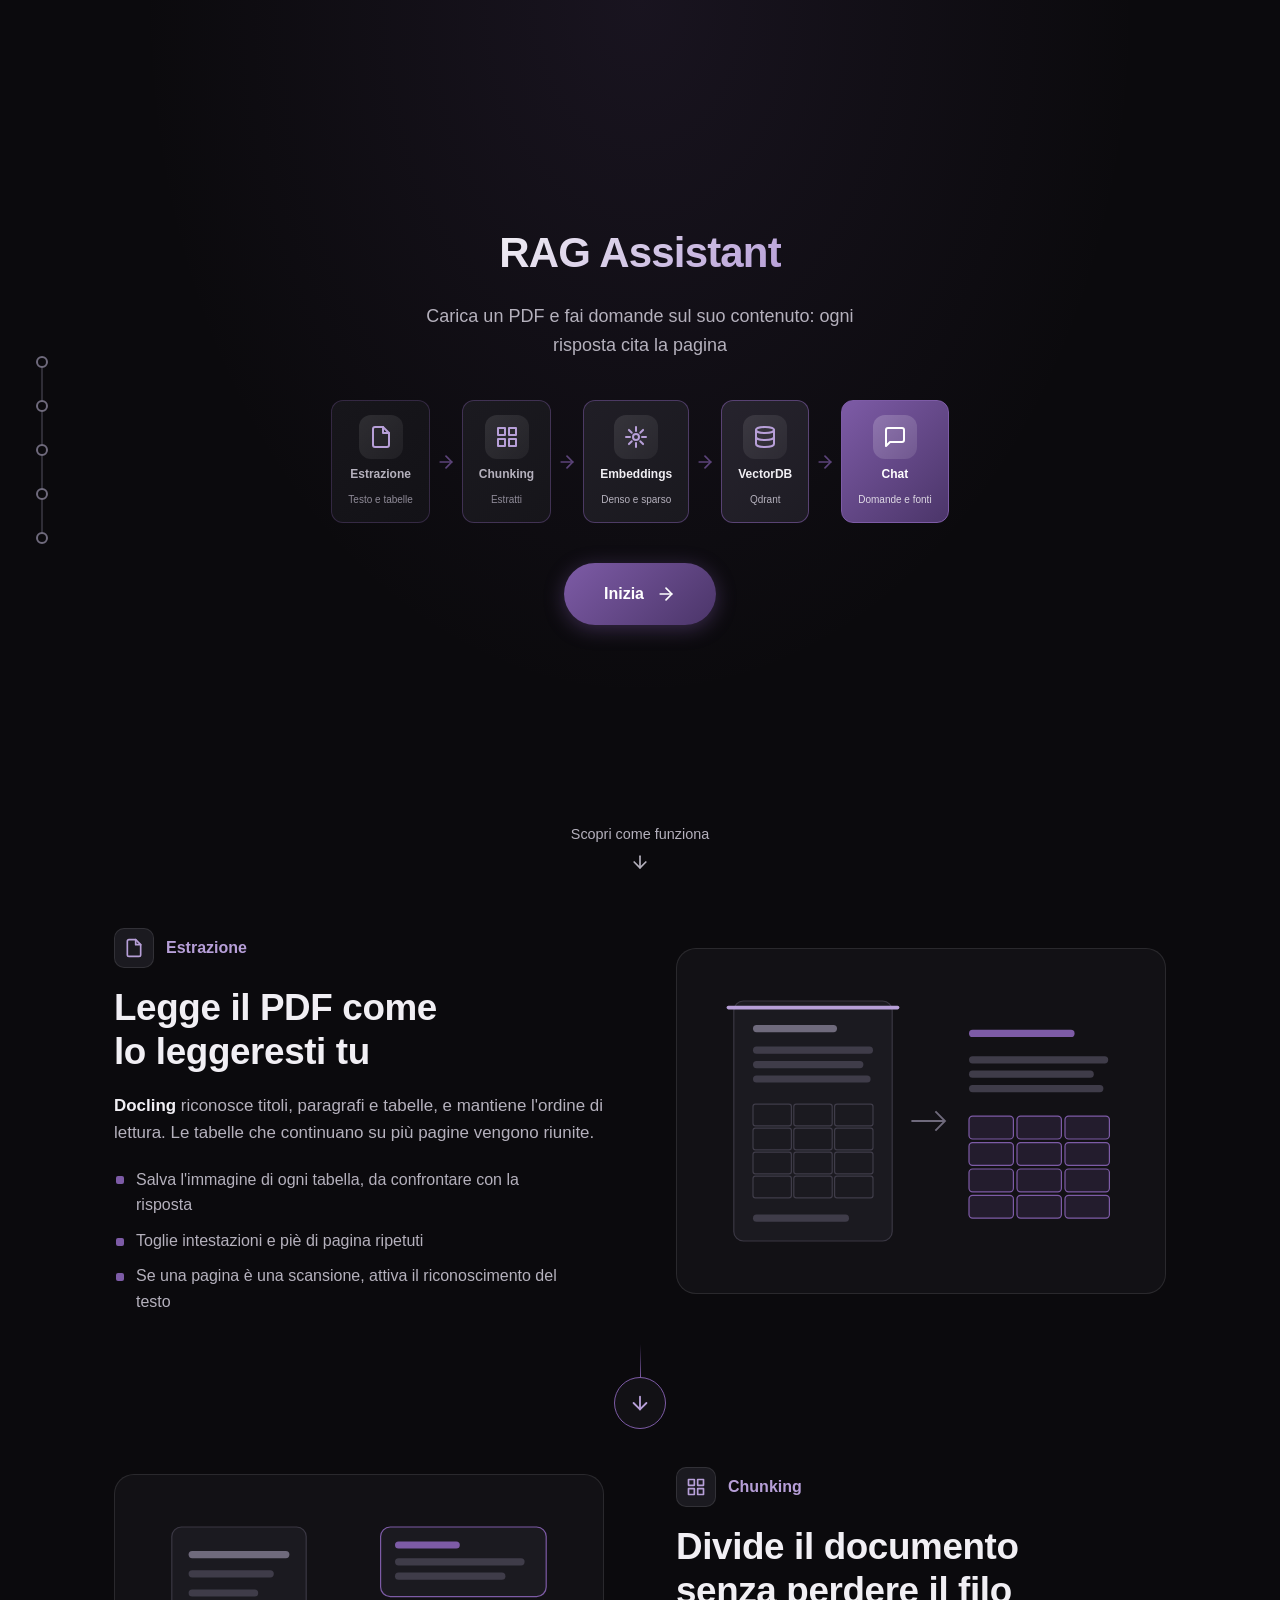
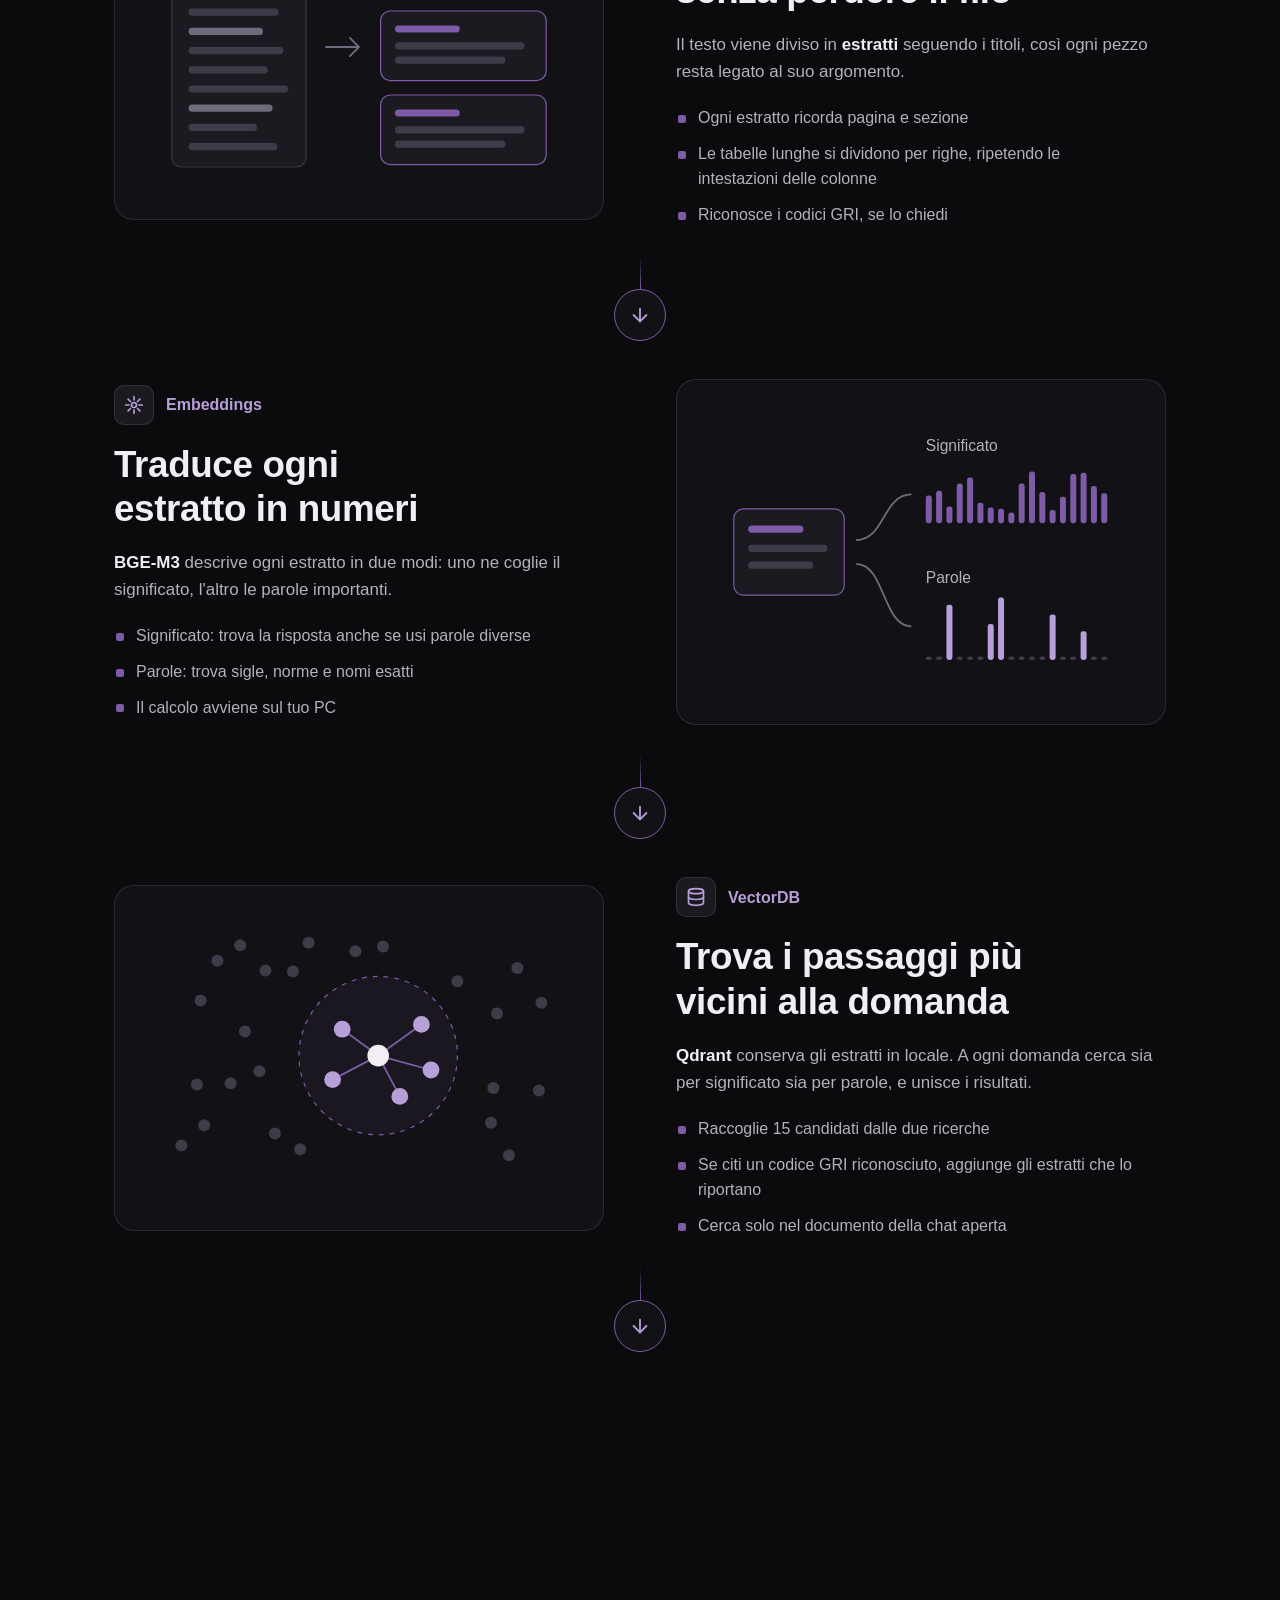
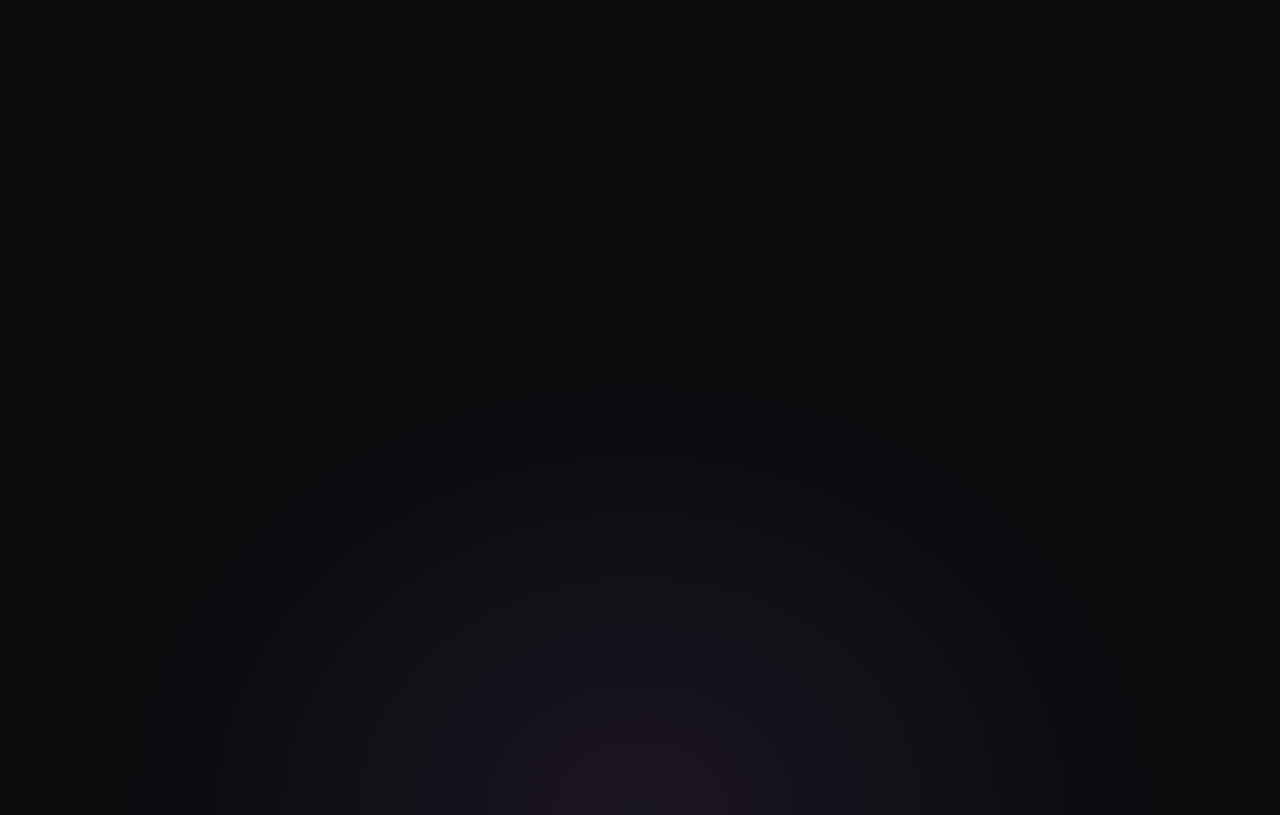
<file: static/index.html>
<!DOCTYPE html>
<html lang="it">
<head>
    <meta charset="UTF-8">
    <meta name="viewport" content="width=device-width, initial-scale=1.0">
    <title>RAG Assistant</title>
    <link rel="icon" href="data:,">
    <link rel="stylesheet" href="/static/styles.css?v=6">
    <link rel="stylesheet" href="/static/home.css?v=4">
    <script src="/static/home.js?v=2" defer></script>
</head>
<body class="home">
    <nav class="step-nav" id="stepNav" aria-label="Fasi della pipeline">
        <div class="step-nav-inner">
            <ol>
                <li><a href="#estrazione" data-step="estrazione" aria-label="Estrazione"><svg width="18" height="18" viewBox="0 0 24 24" fill="none" stroke="currentColor" stroke-width="2" stroke-linecap="round" stroke-linejoin="round" aria-hidden="true"><path d="M14 2H6a2 2 0 0 0-2 2v16a2 2 0 0 0 2 2h12a2 2 0 0 0 2-2V8z"/><polyline points="14 2 14 8 20 8"/></svg><span>Estrazione</span></a></li>
                <li><a href="#chunking" data-step="chunking" aria-label="Chunking"><svg width="18" height="18" viewBox="0 0 24 24" fill="none" stroke="currentColor" stroke-width="2" stroke-linecap="round" stroke-linejoin="round" aria-hidden="true"><rect x="3" y="3" width="7" height="7"/><rect x="14" y="3" width="7" height="7"/><rect x="14" y="14" width="7" height="7"/><rect x="3" y="14" width="7" height="7"/></svg><span>Chunking</span></a></li>
                <li><a href="#embeddings" data-step="embeddings" aria-label="Embeddings"><svg width="18" height="18" viewBox="0 0 24 24" fill="none" stroke="currentColor" stroke-width="2" stroke-linecap="round" stroke-linejoin="round" aria-hidden="true"><circle cx="12" cy="12" r="3"/><path d="M12 2v4M12 18v4M4.93 4.93l2.83 2.83M16.24 16.24l2.83 2.83M2 12h4M18 12h4M4.93 19.07l2.83-2.83M16.24 7.76l2.83-2.83"/></svg><span>Embeddings</span></a></li>
                <li><a href="#vectordb" data-step="vectordb" aria-label="VectorDB"><svg width="18" height="18" viewBox="0 0 24 24" fill="none" stroke="currentColor" stroke-width="2" stroke-linecap="round" stroke-linejoin="round" aria-hidden="true"><ellipse cx="12" cy="5" rx="9" ry="3"/><path d="M21 12c0 1.66-4 3-9 3s-9-1.34-9-3"/><path d="M3 5v14c0 1.66 4 3 9 3s9-1.34 9-3V5"/></svg><span>VectorDB</span></a></li>
                <li><a href="#chat" data-step="chat" aria-label="Chat"><svg width="18" height="18" viewBox="0 0 24 24" fill="none" stroke="currentColor" stroke-width="2" stroke-linecap="round" stroke-linejoin="round" aria-hidden="true"><path d="M21 15a2 2 0 0 1-2 2H7l-4 4V5a2 2 0 0 1 2-2h14a2 2 0 0 1 2 2z"/></svg><span>Chat</span></a></li>
            </ol>
            <a class="nav-start" href="/rag.html">Inizia</a>
        </div>
        <div class="progress"><div class="progress-bar" id="progressBar"></div></div>
    </nav>

    <nav class="dots" aria-label="Sezioni di come funziona">
        <div class="dots-line"><div class="dots-fill" id="dotsFill"></div></div>
        <ol>
            <li><a href="#estrazione" data-step="estrazione" aria-label="Vai a Estrazione"><span class="dot-mark"></span><span class="dot-label" aria-hidden="true">Estrazione</span></a></li>
            <li><a href="#chunking" data-step="chunking" aria-label="Vai a Chunking"><span class="dot-mark"></span><span class="dot-label" aria-hidden="true">Chunking</span></a></li>
            <li><a href="#embeddings" data-step="embeddings" aria-label="Vai a Embeddings"><span class="dot-mark"></span><span class="dot-label" aria-hidden="true">Embeddings</span></a></li>
            <li><a href="#vectordb" data-step="vectordb" aria-label="Vai a VectorDB"><span class="dot-mark"></span><span class="dot-label" aria-hidden="true">VectorDB</span></a></li>
            <li><a href="#chat" data-step="chat" aria-label="Vai a Chat"><span class="dot-mark"></span><span class="dot-label" aria-hidden="true">Chat</span></a></li>
        </ol>
    </nav>

    <header class="hero" id="hero">
        <div class="welcome-content">
            <div class="welcome-text">
                <h1 class="welcome-title"><span class="gradient-text">RAG Assistant</span></h1>
                <p class="welcome-subtitle">Carica un PDF e fai domande sul suo contenuto: ogni risposta cita la pagina</p>
            </div>
            <div class="pipeline-flow">
                <a class="pipeline-step step-1" href="#estrazione">
                    <span class="pipeline-icon"><svg width="24" height="24" viewBox="0 0 24 24" fill="none" stroke="currentColor" stroke-width="2" stroke-linecap="round" stroke-linejoin="round" aria-hidden="true"><path d="M14 2H6a2 2 0 0 0-2 2v16a2 2 0 0 0 2 2h12a2 2 0 0 0 2-2V8z"/><polyline points="14 2 14 8 20 8"/></svg></span>
                    <span class="pipeline-text">Estrazione</span>
                    <span class="pipeline-desc">Testo e tabelle</span>
                </a>
                <span class="pipeline-arrow"><svg width="20" height="20" viewBox="0 0 24 24" fill="none" stroke="currentColor" stroke-width="2" stroke-linecap="round" stroke-linejoin="round" aria-hidden="true"><line x1="5" y1="12" x2="19" y2="12"/><polyline points="12 5 19 12 12 19"/></svg></span>
                <a class="pipeline-step step-2" href="#chunking">
                    <span class="pipeline-icon"><svg width="24" height="24" viewBox="0 0 24 24" fill="none" stroke="currentColor" stroke-width="2" stroke-linecap="round" stroke-linejoin="round" aria-hidden="true"><rect x="3" y="3" width="7" height="7"/><rect x="14" y="3" width="7" height="7"/><rect x="14" y="14" width="7" height="7"/><rect x="3" y="14" width="7" height="7"/></svg></span>
                    <span class="pipeline-text">Chunking</span>
                    <span class="pipeline-desc">Estratti</span>
                </a>
                <span class="pipeline-arrow"><svg width="20" height="20" viewBox="0 0 24 24" fill="none" stroke="currentColor" stroke-width="2" stroke-linecap="round" stroke-linejoin="round" aria-hidden="true"><line x1="5" y1="12" x2="19" y2="12"/><polyline points="12 5 19 12 12 19"/></svg></span>
                <a class="pipeline-step step-3" href="#embeddings">
                    <span class="pipeline-icon"><svg width="24" height="24" viewBox="0 0 24 24" fill="none" stroke="currentColor" stroke-width="2" stroke-linecap="round" stroke-linejoin="round" aria-hidden="true"><circle cx="12" cy="12" r="3"/><path d="M12 2v4M12 18v4M4.93 4.93l2.83 2.83M16.24 16.24l2.83 2.83M2 12h4M18 12h4M4.93 19.07l2.83-2.83M16.24 7.76l2.83-2.83"/></svg></span>
                    <span class="pipeline-text">Embeddings</span>
                    <span class="pipeline-desc">Denso e sparso</span>
                </a>
                <span class="pipeline-arrow"><svg width="20" height="20" viewBox="0 0 24 24" fill="none" stroke="currentColor" stroke-width="2" stroke-linecap="round" stroke-linejoin="round" aria-hidden="true"><line x1="5" y1="12" x2="19" y2="12"/><polyline points="12 5 19 12 12 19"/></svg></span>
                <a class="pipeline-step step-4" href="#vectordb">
                    <span class="pipeline-icon"><svg width="24" height="24" viewBox="0 0 24 24" fill="none" stroke="currentColor" stroke-width="2" stroke-linecap="round" stroke-linejoin="round" aria-hidden="true"><ellipse cx="12" cy="5" rx="9" ry="3"/><path d="M21 12c0 1.66-4 3-9 3s-9-1.34-9-3"/><path d="M3 5v14c0 1.66 4 3 9 3s9-1.34 9-3V5"/></svg></span>
                    <span class="pipeline-text">VectorDB</span>
                    <span class="pipeline-desc">Qdrant</span>
                </a>
                <span class="pipeline-arrow"><svg width="20" height="20" viewBox="0 0 24 24" fill="none" stroke="currentColor" stroke-width="2" stroke-linecap="round" stroke-linejoin="round" aria-hidden="true"><line x1="5" y1="12" x2="19" y2="12"/><polyline points="12 5 19 12 12 19"/></svg></span>
                <a class="pipeline-step step-5 highlight" href="#chat">
                    <span class="pipeline-icon"><svg width="24" height="24" viewBox="0 0 24 24" fill="none" stroke="currentColor" stroke-width="2" stroke-linecap="round" stroke-linejoin="round" aria-hidden="true"><path d="M21 15a2 2 0 0 1-2 2H7l-4 4V5a2 2 0 0 1 2-2h14a2 2 0 0 1 2 2z"/></svg></span>
                    <span class="pipeline-text">Chat</span>
                    <span class="pipeline-desc">Domande e fonti</span>
                </a>
            </div>
            <a href="/rag.html" class="start-btn"><span>Inizia</span><svg width="20" height="20" viewBox="0 0 24 24" fill="none" stroke="currentColor" stroke-width="2" stroke-linecap="round" stroke-linejoin="round" aria-hidden="true"><line x1="5" y1="12" x2="19" y2="12"/><polyline points="12 5 19 12 12 19"/></svg></a>
        </div>
        <a class="scroll-hint" href="#estrazione">
            <span>Scopri come funziona</span>
            <svg width="20" height="20" viewBox="0 0 24 24" fill="none" stroke="currentColor" stroke-width="2" stroke-linecap="round" stroke-linejoin="round" aria-hidden="true"><line x1="12" y1="5" x2="12" y2="19"/><polyline points="19 12 12 19 5 12"/></svg>
        </a>
    </header>

    <main class="steps">
            <section class="step" id="estrazione" aria-labelledby="estrazione-title">
                <div class="step-copy reveal">
                    <p class="step-name"><span class="step-icon"><svg width="20" height="20" viewBox="0 0 24 24" fill="none" stroke="currentColor" stroke-width="2" stroke-linecap="round" stroke-linejoin="round" aria-hidden="true"><path d="M14 2H6a2 2 0 0 0-2 2v16a2 2 0 0 0 2 2h12a2 2 0 0 0 2-2V8z"/><polyline points="14 2 14 8 20 8"/></svg></span>Estrazione</p>
                    <h2 id="estrazione-title">Legge il PDF come lo leggeresti tu</h2>
                    <p class="step-text"><strong>Docling</strong> riconosce titoli, paragrafi e tabelle, e mantiene l'ordine di lettura. Le tabelle che continuano su più pagine vengono riunite.</p>
                    <ul class="step-points">
                        <li>Salva l'immagine di ogni tabella, da confrontare con la risposta</li>
                        <li>Toglie intestazioni e piè di pagina ripetuti</li>
                        <li>Se una pagina è una scansione, attiva il riconoscimento del testo</li>
                    </ul>
                </div>
                <div class="step-art reveal" aria-hidden="true">
                    <svg class="art art-estrazione" viewBox="0 0 360 240">
                        <rect class="sheet" x="24" y="20" width="132" height="200" rx="8"/><rect class="ink strong" x="40" y="40" width="70" height="6" rx="3"/><rect class="ink" x="40" y="58" width="100" height="6" rx="3"/><rect class="ink" x="40" y="70" width="92" height="6" rx="3"/><rect class="ink" x="40" y="82" width="98" height="6" rx="3"/><rect class="cell" x="40" y="106" width="32" height="18" rx="2"/><rect class="cell" x="74" y="106" width="32" height="18" rx="2"/><rect class="cell" x="108" y="106" width="32" height="18" rx="2"/><rect class="cell" x="40" y="126" width="32" height="18" rx="2"/><rect class="cell" x="74" y="126" width="32" height="18" rx="2"/><rect class="cell" x="108" y="126" width="32" height="18" rx="2"/><rect class="cell" x="40" y="146" width="32" height="18" rx="2"/><rect class="cell" x="74" y="146" width="32" height="18" rx="2"/><rect class="cell" x="108" y="146" width="32" height="18" rx="2"/><rect class="cell" x="40" y="166" width="32" height="18" rx="2"/><rect class="cell" x="74" y="166" width="32" height="18" rx="2"/><rect class="cell" x="108" y="166" width="32" height="18" rx="2"/><rect class="ink" x="40" y="198" width="80" height="6" rx="3"/><rect class="scan" x="18" y="24" width="144" height="3" rx="1.5"/><path class="link" d="M172 120h28m-8 -8l8 8l-8 8"/><g class="pop p1"><rect class="ink accent" x="220" y="44" width="88" height="6" rx="3"/></g><g class="pop p2"><rect class="ink" x="220" y="66" width="116" height="6" rx="3"/><rect class="ink" x="220" y="78" width="104" height="6" rx="3"/><rect class="ink" x="220" y="90" width="112" height="6" rx="3"/></g><g class="pop p3"><rect class="cell lit" x="220" y="116" width="37" height="19" rx="3"/><rect class="cell lit" x="260" y="116" width="37" height="19" rx="3"/><rect class="cell lit" x="300" y="116" width="37" height="19" rx="3"/><rect class="cell lit" x="220" y="138" width="37" height="19" rx="3"/><rect class="cell lit" x="260" y="138" width="37" height="19" rx="3"/><rect class="cell lit" x="300" y="138" width="37" height="19" rx="3"/><rect class="cell lit" x="220" y="160" width="37" height="19" rx="3"/><rect class="cell lit" x="260" y="160" width="37" height="19" rx="3"/><rect class="cell lit" x="300" y="160" width="37" height="19" rx="3"/><rect class="cell lit" x="220" y="182" width="37" height="19" rx="3"/><rect class="cell lit" x="260" y="182" width="37" height="19" rx="3"/><rect class="cell lit" x="300" y="182" width="37" height="19" rx="3"/></g>
                    </svg>
                </div>
            </section>
            <a class="next reveal" href="#chunking" aria-label="Vai a Chunking" title="Vai a Chunking">
                <svg width="22" height="22" viewBox="0 0 24 24" fill="none" stroke="currentColor" stroke-width="2" stroke-linecap="round" stroke-linejoin="round" aria-hidden="true"><line x1="12" y1="5" x2="12" y2="19"/><polyline points="19 12 12 19 5 12"/></svg>
            </a>
            <section class="step flip" id="chunking" aria-labelledby="chunking-title">
                <div class="step-copy reveal">
                    <p class="step-name"><span class="step-icon"><svg width="20" height="20" viewBox="0 0 24 24" fill="none" stroke="currentColor" stroke-width="2" stroke-linecap="round" stroke-linejoin="round" aria-hidden="true"><rect x="3" y="3" width="7" height="7"/><rect x="14" y="3" width="7" height="7"/><rect x="14" y="14" width="7" height="7"/><rect x="3" y="14" width="7" height="7"/></svg></span>Chunking</p>
                    <h2 id="chunking-title">Divide il documento senza perdere il filo</h2>
                    <p class="step-text">Il testo viene diviso in <strong>estratti</strong> seguendo i titoli, così ogni pezzo resta legato al suo argomento.</p>
                    <ul class="step-points">
                        <li>Ogni estratto ricorda pagina e sezione</li>
                        <li>Le tabelle lunghe si dividono per righe, ripetendo le intestazioni delle colonne</li>
                        <li>Riconosce i codici GRI, se lo chiedi</li>
                    </ul>
                </div>
                <div class="step-art reveal" aria-hidden="true">
                    <svg class="art art-chunking" viewBox="0 0 360 240">
                        <rect class="sheet" x="24" y="20" width="112" height="200" rx="8"/><rect class="ink strong" x="38" y="40" width="84" height="6" rx="3"/><rect class="ink" x="38" y="56" width="71" height="6" rx="3"/><rect class="ink" x="38" y="72" width="58" height="6" rx="3"/><rect class="ink" x="38" y="88" width="75" height="6" rx="3"/><rect class="ink strong" x="38" y="104" width="62" height="6" rx="3"/><rect class="ink" x="38" y="120" width="79" height="6" rx="3"/><rect class="ink" x="38" y="136" width="66" height="6" rx="3"/><rect class="ink" x="38" y="152" width="83" height="6" rx="3"/><rect class="ink strong" x="38" y="168" width="70" height="6" rx="3"/><rect class="ink" x="38" y="184" width="57" height="6" rx="3"/><rect class="ink" x="38" y="200" width="74" height="6" rx="3"/><path class="link" d="M152 120h28m-8 -8l8 8l-8 8"/><g class="pop p1"><rect class="block" x="198" y="20" width="138" height="58" rx="8"/><rect class="ink accent" x="210" y="32" width="54" height="6" rx="3"/><rect class="ink" x="210" y="46" width="108" height="6" rx="3"/><rect class="ink" x="210" y="58" width="92" height="6" rx="3"/></g><g class="pop p2"><rect class="block" x="198" y="90" width="138" height="58" rx="8"/><rect class="ink accent" x="210" y="102" width="54" height="6" rx="3"/><rect class="ink" x="210" y="116" width="108" height="6" rx="3"/><rect class="ink" x="210" y="128" width="92" height="6" rx="3"/></g><g class="pop p3"><rect class="block" x="198" y="160" width="138" height="58" rx="8"/><rect class="ink accent" x="210" y="172" width="54" height="6" rx="3"/><rect class="ink" x="210" y="186" width="108" height="6" rx="3"/><rect class="ink" x="210" y="198" width="92" height="6" rx="3"/></g>
                    </svg>
                </div>
            </section>
            <a class="next reveal" href="#embeddings" aria-label="Vai a Embeddings" title="Vai a Embeddings">
                <svg width="22" height="22" viewBox="0 0 24 24" fill="none" stroke="currentColor" stroke-width="2" stroke-linecap="round" stroke-linejoin="round" aria-hidden="true"><line x1="12" y1="5" x2="12" y2="19"/><polyline points="19 12 12 19 5 12"/></svg>
            </a>
            <section class="step" id="embeddings" aria-labelledby="embeddings-title">
                <div class="step-copy reveal">
                    <p class="step-name"><span class="step-icon"><svg width="20" height="20" viewBox="0 0 24 24" fill="none" stroke="currentColor" stroke-width="2" stroke-linecap="round" stroke-linejoin="round" aria-hidden="true"><circle cx="12" cy="12" r="3"/><path d="M12 2v4M12 18v4M4.93 4.93l2.83 2.83M16.24 16.24l2.83 2.83M2 12h4M18 12h4M4.93 19.07l2.83-2.83M16.24 7.76l2.83-2.83"/></svg></span>Embeddings</p>
                    <h2 id="embeddings-title">Traduce ogni estratto in numeri</h2>
                    <p class="step-text"><strong>BGE-M3</strong> descrive ogni estratto in due modi: uno ne coglie il significato, l'altro le parole importanti.</p>
                    <ul class="step-points">
                        <li>Significato: trova la risposta anche se usi parole diverse</li>
                        <li>Parole: trova sigle, norme e nomi esatti</li>
                        <li>Il calcolo avviene sul tuo PC</li>
                    </ul>
                </div>
                <div class="step-art reveal" aria-hidden="true">
                    <svg class="art art-embeddings" viewBox="0 0 360 240">
                        <g class="pop p1"><rect class="block" x="24" y="84" width="92" height="72" rx="8"/><rect class="ink accent" x="36" y="98" width="46" height="6" rx="3"/><rect class="ink" x="36" y="114" width="66" height="6" rx="3"/><rect class="ink" x="36" y="128" width="54" height="6" rx="3"/></g><path class="link" d="M126 110C150 110 148 72 172 72M126 130C150 130 148 182 172 182"/><text class="label" x="184" y="36">Significato</text><text class="label" x="184" y="146">Parole</text><rect class="bar d0" x="184.0" y="73" width="5" height="23" rx="2"/><rect class="bar d1" x="192.6" y="69" width="5" height="27" rx="2"/><rect class="bar d2" x="201.2" y="82" width="5" height="14" rx="2"/><rect class="bar d3" x="209.8" y="63" width="5" height="33" rx="2"/><rect class="bar d4" x="218.4" y="58" width="5" height="38" rx="2"/><rect class="bar d5" x="227.0" y="79" width="5" height="17" rx="2"/><rect class="bar d0" x="235.6" y="83" width="5" height="13" rx="2"/><rect class="bar d1" x="244.2" y="84" width="5" height="12" rx="2"/><rect class="bar d2" x="252.8" y="87" width="5" height="9" rx="2"/><rect class="bar d3" x="261.4" y="63" width="5" height="33" rx="2"/><rect class="bar d4" x="270.0" y="53" width="5" height="43" rx="2"/><rect class="bar d5" x="278.6" y="70" width="5" height="26" rx="2"/><rect class="bar d0" x="287.2" y="85" width="5" height="11" rx="2"/><rect class="bar d1" x="295.8" y="74" width="5" height="22" rx="2"/><rect class="bar d2" x="304.4" y="55" width="5" height="41" rx="2"/><rect class="bar d3" x="313.0" y="54" width="5" height="42" rx="2"/><rect class="bar d4" x="321.6" y="65" width="5" height="31" rx="2"/><rect class="bar d5" x="330.2" y="71" width="5" height="25" rx="2"/><rect class="bar off d0" x="184.0" y="207" width="5" height="3" rx="2"/><rect class="bar off d1" x="192.6" y="207" width="5" height="3" rx="2"/><rect class="bar word d2" x="201.2" y="164" width="5" height="46" rx="2"/><rect class="bar off d3" x="209.8" y="207" width="5" height="3" rx="2"/><rect class="bar off d4" x="218.4" y="207" width="5" height="3" rx="2"/><rect class="bar off d5" x="227.0" y="207" width="5" height="3" rx="2"/><rect class="bar word d0" x="235.6" y="180" width="5" height="30" rx="2"/><rect class="bar word d1" x="244.2" y="158" width="5" height="52" rx="2"/><rect class="bar off d2" x="252.8" y="207" width="5" height="3" rx="2"/><rect class="bar off d3" x="261.4" y="207" width="5" height="3" rx="2"/><rect class="bar off d4" x="270.0" y="207" width="5" height="3" rx="2"/><rect class="bar off d5" x="278.6" y="207" width="5" height="3" rx="2"/><rect class="bar word d0" x="287.2" y="172" width="5" height="38" rx="2"/><rect class="bar off d1" x="295.8" y="207" width="5" height="3" rx="2"/><rect class="bar off d2" x="304.4" y="207" width="5" height="3" rx="2"/><rect class="bar word d3" x="313.0" y="186" width="5" height="24" rx="2"/><rect class="bar off d4" x="321.6" y="207" width="5" height="3" rx="2"/><rect class="bar off d5" x="330.2" y="207" width="5" height="3" rx="2"/>
                    </svg>
                </div>
            </section>
            <a class="next reveal" href="#vectordb" aria-label="Vai a VectorDB" title="Vai a VectorDB">
                <svg width="22" height="22" viewBox="0 0 24 24" fill="none" stroke="currentColor" stroke-width="2" stroke-linecap="round" stroke-linejoin="round" aria-hidden="true"><line x1="12" y1="5" x2="12" y2="19"/><polyline points="19 12 12 19 5 12"/></svg>
            </a>
            <section class="step flip" id="vectordb" aria-labelledby="vectordb-title">
                <div class="step-copy reveal">
                    <p class="step-name"><span class="step-icon"><svg width="20" height="20" viewBox="0 0 24 24" fill="none" stroke="currentColor" stroke-width="2" stroke-linecap="round" stroke-linejoin="round" aria-hidden="true"><ellipse cx="12" cy="5" rx="9" ry="3"/><path d="M21 12c0 1.66-4 3-9 3s-9-1.34-9-3"/><path d="M3 5v14c0 1.66 4 3 9 3s9-1.34 9-3V5"/></svg></span>VectorDB</p>
                    <h2 id="vectordb-title">Trova i passaggi più vicini alla domanda</h2>
                    <p class="step-text"><strong>Qdrant</strong> conserva gli estratti in locale. A ogni domanda cerca sia per significato sia per parole, e unisce i risultati.</p>
                    <ul class="step-points">
                        <li>Raccoglie 15 candidati dalle due ricerche</li>
                        <li>Se citi un codice GRI riconosciuto, aggiunge gli estratti che lo riportano</li>
                        <li>Cerca solo nel documento della chat aperta</li>
                    </ul>
                </div>
                <div class="step-art reveal" aria-hidden="true">
                    <svg class="art art-vectordb" viewBox="0 0 360 240">
                        <circle class="dot" cx="290" cy="174" r="5"/><circle class="dot" cx="292" cy="145" r="5"/><circle class="dot" cx="125" cy="48" r="5"/><circle class="dot" cx="102" cy="47" r="5"/><circle class="dot" cx="305" cy="201" r="5"/><circle class="dot" cx="51" cy="176" r="5"/><circle class="dot" cx="110" cy="183" r="5"/><circle class="dot" cx="62" cy="39" r="5"/><circle class="dot" cx="48" cy="72" r="5"/><circle class="dot" cx="45" cy="142" r="5"/><circle class="dot" cx="332" cy="74" r="5"/><circle class="dot" cx="295" cy="83" r="5"/><circle class="dot" cx="32" cy="193" r="5"/><circle class="dot" cx="73" cy="141" r="5"/><circle class="dot" cx="312" cy="45" r="5"/><circle class="dot" cx="177" cy="31" r="5"/><circle class="dot" cx="85" cy="98" r="5"/><circle class="dot" cx="131" cy="196" r="5"/><circle class="dot" cx="200" cy="27" r="5"/><circle class="dot" cx="81" cy="26" r="5"/><circle class="dot" cx="97" cy="131" r="5"/><circle class="dot" cx="138" cy="24" r="5"/><circle class="dot" cx="262" cy="56" r="5"/><circle class="dot" cx="330" cy="147" r="5"/><circle class="ring" cx="196" cy="118" r="66"/><line class="ray d0" x1="196" y1="118" x2="232" y2="92"/><line class="ray d1" x1="196" y1="118" x2="166" y2="96"/><line class="ray d2" x1="196" y1="118" x2="214" y2="152"/><line class="ray d3" x1="196" y1="118" x2="158" y2="138"/><line class="ray d4" x1="196" y1="118" x2="240" y2="130"/><circle class="dot near d0" cx="232" cy="92" r="7"/><circle class="dot near d1" cx="166" cy="96" r="7"/><circle class="dot near d2" cx="214" cy="152" r="7"/><circle class="dot near d3" cx="158" cy="138" r="7"/><circle class="dot near d4" cx="240" cy="130" r="7"/><circle class="query" cx="196" cy="118" r="9"/>
                    </svg>
                </div>
            </section>
            <a class="next reveal" href="#chat" aria-label="Vai a Chat" title="Vai a Chat">
                <svg width="22" height="22" viewBox="0 0 24 24" fill="none" stroke="currentColor" stroke-width="2" stroke-linecap="round" stroke-linejoin="round" aria-hidden="true"><line x1="12" y1="5" x2="12" y2="19"/><polyline points="19 12 12 19 5 12"/></svg>
            </a>
            <section class="step" id="chat" aria-labelledby="chat-title">
                <div class="step-copy reveal">
                    <p class="step-name"><span class="step-icon"><svg width="20" height="20" viewBox="0 0 24 24" fill="none" stroke="currentColor" stroke-width="2" stroke-linecap="round" stroke-linejoin="round" aria-hidden="true"><path d="M21 15a2 2 0 0 1-2 2H7l-4 4V5a2 2 0 0 1 2-2h14a2 2 0 0 1 2 2z"/></svg></span>Chat</p>
                    <h2 id="chat-title">Risponde e mostra da dove l'ha preso</h2>
                    <p class="step-text">Un <strong>reranker</strong> rilegge i candidati e tiene i 6 più pertinenti. Un <strong>modello locale</strong> risponde usando solo quelli.</p>
                    <ul class="step-points">
                        <li>Cita la pagina: un clic apre il PDF in quel punto</li>
                        <li>Se l'informazione non c'è, deve dirlo</li>
                        <li>Può sbagliare, soprattutto sulle tabelle: verifica i numeri nelle fonti</li>
                    </ul>
                </div>
                <div class="step-art reveal" aria-hidden="true">
                    <svg class="art art-chat" viewBox="0 0 360 240">
                        <g class="pop p1"><rect class="bubble me" x="150" y="24" width="186" height="44" rx="14"/><rect class="ink onme" x="168" y="43" width="150" height="6" rx="3"/></g><g class="pop p2"><rect class="bubble" x="24" y="88" width="230" height="84" rx="14"/><rect class="ink" x="42" y="108" width="190" height="6" rx="3"/><rect class="ink" x="42" y="124" width="168" height="6" rx="3"/><rect class="ink" x="42" y="142" width="70" height="6" rx="3"/><rect class="chip" x="122" y="134" width="62" height="22" rx="7"/><text class="chip-text" x="153" y="149">pag. 12</text></g><g class="pop p3"><path class="link" d="M190 146C262 146 268 160 268 182"/><rect class="sheet" x="240" y="186" width="56" height="40" rx="5"/><rect class="ink accent" x="250" y="196" width="36" height="6" rx="3"/><rect class="ink" x="250" y="208" width="30" height="6" rx="3"/></g>
                    </svg>
                </div>
            </section>
            <a class="next reveal" href="#prova" aria-label="Vai a la conclusione" title="Vai a la conclusione">
                <svg width="22" height="22" viewBox="0 0 24 24" fill="none" stroke="currentColor" stroke-width="2" stroke-linecap="round" stroke-linejoin="round" aria-hidden="true"><line x1="12" y1="5" x2="12" y2="19"/><polyline points="19 12 12 19 5 12"/></svg>
            </a>
    </main>

    <footer class="closing" id="prova">
        <div class="reveal">
            <h2>Prova con un tuo documento</h2>
            <p>Formato supportato: PDF, anche scansionato</p>
            <a href="/rag.html" class="start-btn"><span>Inizia</span><svg width="20" height="20" viewBox="0 0 24 24" fill="none" stroke="currentColor" stroke-width="2" stroke-linecap="round" stroke-linejoin="round" aria-hidden="true"><line x1="5" y1="12" x2="19" y2="12"/><polyline points="12 5 19 12 12 19"/></svg></a>
        </div>
    </footer>
</body>
</html>
</file>
<file: static/styles.css>
/* RAG Assistant - Tema nero con accenti viola */

:root {
    /* Sfondi, dal nero al grigio scuro */
    --bg-primary: #0b0a0d;
    --bg-secondary: #121115;
    --bg-tertiary: #1b1a20;
    --bg-hover: #28262f;

    /* Colori accento viola */
    --accent-primary: #7d5ba6;
    --accent-secondary: #b79fd8;
    --accent-tertiary: #4b3569;
    --accent-glow: rgba(125, 91, 166, 0.25);

    /* Colori testo */
    --text-primary: #f1eff4;
    --text-secondary: #b5b1bd;
    --text-muted: #8f8b98;

    /* Colori messaggi */
    --user-bg: linear-gradient(135deg, #4b3569 0%, #362650 100%);
    --bot-bg: var(--bg-tertiary);

    /* Bordi */
    --border-color: rgba(255, 255, 255, 0.1);
    --border-radius: 12px;

    /* Spacing */
    --header-height: 70px;
    --input-height: 80px;
}

* {
    margin: 0;
    padding: 0;
    box-sizing: border-box;
}

body {
    font-family: -apple-system, BlinkMacSystemFont, 'Segoe UI', Roboto, Oxygen, Ubuntu, sans-serif;
    background: var(--bg-primary);
    color: var(--text-primary);
    min-height: 100vh;
    overflow: hidden;
}

/* Welcome page needs scrolling */
.welcome-page {
    overflow-y: auto;
    max-height: 100vh;
}

/* Custom scrollbar for welcome page */
.welcome-page::-webkit-scrollbar {
    width: 8px;
}

.welcome-page::-webkit-scrollbar-track {
    background: transparent;
}

.welcome-page::-webkit-scrollbar-thumb {
    background: var(--accent-tertiary);
    border-radius: 4px;
}

.welcome-page::-webkit-scrollbar-thumb:hover {
    background: var(--accent-primary);
}

/* Layout */
#app {
    display: flex;
    flex-direction: column;
    height: 100vh;
}

/* ============================================
   WELCOME SCREEN
   ============================================ */

.welcome-page {
    display: flex;
    align-items: center;
    justify-content: center;
    min-height: 100vh;
    padding: 24px;
    background: radial-gradient(ellipse at top, rgba(125, 91, 166, 0.1) 0%, transparent 50%),
                radial-gradient(ellipse at bottom, rgba(75, 53, 105, 0.1) 0%, transparent 50%);
    animation: fadeIn 0.6s ease;
}

.welcome-content {
    max-width: 1000px;
    width: 100%;
    text-align: center;
}

/* Welcome Text */
.welcome-text {
    margin-bottom: 40px;
}

.welcome-title {
    font-size: 42px;
    font-weight: 800;
    margin-bottom: 16px;
    letter-spacing: -0.02em;
}

.gradient-text {
    background: linear-gradient(135deg, var(--text-primary) 0%, var(--accent-secondary) 100%);
    -webkit-background-clip: text;
    -webkit-text-fill-color: transparent;
    background-clip: text;
}

.welcome-subtitle {
    font-size: 18px;
    color: var(--text-secondary);
    line-height: 1.6;
    max-width: 450px;
    margin: 0 auto;
}

/* Pipeline Flow */
.pipeline-flow {
    display: flex;
    justify-content: center;
    align-items: center;
    gap: 6px;
    margin-bottom: 40px;
    flex-wrap: nowrap;
}

.pipeline-step {
    display: flex;
    flex-direction: column;
    align-items: center;
    gap: 6px;
    padding: 14px 16px;
    background: var(--bg-secondary);
    border: 1px solid var(--border-color);
    border-radius: var(--border-radius);
    min-width: 80px;
    flex-shrink: 0;
    transition: all 0.3s ease;
}

.pipeline-step:hover {
    transform: translateY(-4px);
    border-color: var(--accent-primary);
    box-shadow: 0 8px 30px rgba(125, 91, 166, 0.2);
}

/* Pipeline Steps - Gradient from light to dark */
.pipeline-step.step-1 {
    background: linear-gradient(135deg, #17161b 0%, #131217 100%);
    border-color: rgba(125, 91, 166, 0.3);
}

.pipeline-step.step-2 {
    background: linear-gradient(135deg, #1b1a20 0%, #16151a 100%);
    border-color: rgba(125, 91, 166, 0.4);
}

.pipeline-step.step-3 {
    background: linear-gradient(135deg, #201e26 0%, #1a191f 100%);
    border-color: rgba(125, 91, 166, 0.5);
}

.pipeline-step.step-4 {
    background: linear-gradient(135deg, #26232d 0%, #1e1c24 100%);
    border-color: rgba(125, 91, 166, 0.6);
}

.pipeline-step.step-5.highlight {
    background: linear-gradient(135deg, var(--accent-primary) 0%, var(--accent-tertiary) 100%);
    border-color: var(--accent-primary);
}

.pipeline-icon {
    width: 44px;
    height: 44px;
    display: flex;
    align-items: center;
    justify-content: center;
    background: linear-gradient(135deg, rgba(255,255,255,0.1) 0%, rgba(255,255,255,0.05) 100%);
    border-radius: 12px;
    color: var(--accent-primary);
}

.pipeline-step.step-1 .pipeline-icon {
    color: var(--accent-secondary);
}

.pipeline-step.step-2 .pipeline-icon {
    color: var(--accent-secondary);
}

.pipeline-step.step-3 .pipeline-icon {
    color: var(--accent-secondary);
}

.pipeline-step.step-4 .pipeline-icon {
    color: var(--accent-secondary);
}

.pipeline-step.step-5.highlight .pipeline-icon {
    background: linear-gradient(135deg, rgba(255,255,255,0.2) 0%, rgba(255,255,255,0.1) 100%);
    color: white;
}

.pipeline-text {
    font-size: 12px;
    font-weight: 600;
    color: var(--text-primary);
}

.pipeline-step.step-1 .pipeline-text,
.pipeline-step.step-2 .pipeline-text {
    color: var(--text-secondary);
}

.pipeline-step.step-3 .pipeline-text,
.pipeline-step.step-4 .pipeline-text {
    color: var(--text-primary);
}

.pipeline-step.step-5.highlight .pipeline-text {
    color: white;
}

.pipeline-desc {
    font-size: 10px;
    color: var(--text-muted);
    font-weight: 400;
    text-align: center;
    margin-top: 2px;
}

.pipeline-step.step-3 .pipeline-desc,
.pipeline-step.step-4 .pipeline-desc {
    color: var(--text-secondary);
}

.pipeline-step.step-5.highlight .pipeline-desc {
    color: rgba(255,255,255,0.8);
}

.pipeline-arrow {
    display: flex;
    align-items: center;
    justify-content: center;
    color: var(--accent-primary);
    opacity: 0.7;
    animation: pulseArrow 2s ease-in-out infinite;
}

@keyframes pulseArrow {
    0%, 100% { opacity: 0.5; transform: translateX(0); }
    50% { opacity: 1; transform: translateX(2px); }
}

/* Responsive Pipeline */
@media (max-width: 640px) {
    .pipeline-flow {
        gap: 4px;
    }

    .pipeline-step {
        padding: 10px 10px;
        min-width: 65px;
    }

    .pipeline-icon {
        width: 32px;
        height: 32px;
    }

    .pipeline-icon svg {
        width: 16px;
        height: 16px;
    }

    .pipeline-text {
        font-size: 9px;
    }

    .pipeline-desc {
        font-size: 8px;
    }

    .pipeline-arrow svg {
        width: 14px;
        height: 14px;
    }
}

/* Start Button */
a.start-btn {
    display: inline-flex;
    align-items: center;
    justify-content: center;
    gap: 12px;
    padding: 18px 40px;
    background: linear-gradient(135deg, var(--accent-primary) 0%, var(--accent-tertiary) 100%);
    color: white;
    border: none;
    border-radius: 50px;
    font-size: 16px;
    font-weight: 600;
    cursor: pointer;
    transition: all 0.3s ease;
    box-shadow: 0 4px 20px rgba(125, 91, 166, 0.4);
    text-decoration: none;
}

a.start-btn:hover {
    transform: translateY(-2px);
    box-shadow: 0 8px 30px rgba(125, 91, 166, 0.5);
}

a.start-btn:active {
    transform: translateY(0);
}

a.start-btn svg {
    transition: transform 0.3s ease;
}

a.start-btn:hover svg {
    transform: translateX(4px);
}

/* Welcome Footer */
.welcome-footer {
    margin-top: 32px;
    font-size: 13px;
    color: var(--text-muted);
}

/* RAG Guide */
.rag-guide {
    margin-top: 32px;
    padding: 24px 40px;
    text-align: center;
}

.guide-text {
    font-size: 15px;
    color: var(--text-secondary);
    line-height: 1.7;
    font-weight: 400;

}

.guide-text span {
    color: var(--accent-secondary);
    font-weight: 500;
    position: relative;
}

.guide-text span::after {
    content: "";
    position: absolute;
    bottom: -2px;
    left: 0;
    width: 100%;
    height: 1px;
    background: linear-gradient(90deg, transparent, var(--accent-primary), transparent);
    opacity: 0.5;
}

.guide-title {
    font-size: 14px;
    font-weight: 600;
    color: var(--accent-secondary);
    margin-bottom: 12px;
    letter-spacing: 0.5px;
}

/* Responsive Guide */
@media (max-width: 640px) {
    .rag-guide {
        padding: 16px 20px;
        margin-top: 24px;
    }

    .guide-text {
        font-size: 14px;
        line-height: 1.6;
    }
}

/* ============================================
   HEADER
   ============================================ */
.header {
    height: var(--header-height);
    background: linear-gradient(135deg, var(--bg-secondary) 0%, var(--bg-tertiary) 100%);
    border-bottom: 1px solid var(--border-color);
    display: flex;
    align-items: center;
    justify-content: space-between;
    padding: 0 24px;
    position: relative;
    z-index: 10;
}

.header-left {
    display: flex;
    align-items: center;
    gap: 16px;
}

.back-btn {
    width: 40px;
    height: 40px;
    border: none;
    background: var(--bg-tertiary);
    color: var(--text-secondary);
    border-radius: 50%;
    cursor: pointer;
    display: flex;
    align-items: center;
    justify-content: center;
    transition: all 0.2s;
}

.back-btn:hover {
    background: var(--accent-tertiary);
    color: white;
}

.logo {
    font-size: 22px;
    font-weight: 700;
    background: linear-gradient(135deg, var(--accent-secondary) 0%, var(--accent-primary) 100%);
    -webkit-background-clip: text;
    -webkit-text-fill-color: transparent;
    background-clip: text;
}

.subtitle {
    font-size: 13px;
    color: var(--text-muted);
}

/* Chat Container */
.chat-container {
    flex: 1;
    overflow-y: auto;
    padding: 24px;
    scroll-behavior: smooth;
}

/* Scrollbar personalizzata */
.chat-container::-webkit-scrollbar {
    width: 8px;
}

.chat-container::-webkit-scrollbar-track {
    background: transparent;
}

.chat-container::-webkit-scrollbar-thumb {
    background: var(--accent-tertiary);
    border-radius: 4px;
}

.chat-container::-webkit-scrollbar-thumb:hover {
    background: var(--accent-primary);
}

/* Messaggi */
.message {
    display: flex;
    gap: 16px;
    max-width: 900px;
    margin: 0 auto 24px;
    animation: fadeIn 0.3s ease;
}

@keyframes fadeIn {
    from {
        opacity: 0;
        transform: translateY(10px);
    }
    to {
        opacity: 1;
        transform: translateY(0);
    }
}

.avatar {
    width: 36px;
    height: 36px;
    border-radius: 50%;
    display: flex;
    align-items: center;
    justify-content: center;
    flex-shrink: 0;
}

.bot-message .avatar {
    background: var(--bot-bg);
    border: 1px solid var(--border-color);
    color: var(--accent-primary);
}

.user-message .avatar {
    background: var(--user-bg);
    color: white;
    order: 2;
}

.message-content {
    flex: 1;
    padding: 16px 20px;
    border-radius: var(--border-radius);
    line-height: 1.6;
    font-size: 15px;
}

.bot-message .message-content {
    background: var(--bot-bg);
    border: 1px solid var(--border-color);
    color: var(--text-primary);
}

.user-message .message-content {
    background: var(--user-bg);
    color: white;
    margin-left: auto;
}

.user-message {
    flex-direction: row-reverse;
}

.message-content p {
    margin: 0 0 12px;
}

.message-content p:last-child {
    margin-bottom: 0;
}

/* Input Container */
.input-container {
    padding: 16px 24px 24px;
    background: var(--bg-secondary);
    border-top: 1px solid var(--border-color);
}

.input-wrapper {
    max-width: 900px;
    margin: 0 auto;
    display: flex;
    align-items: flex-end;
    gap: 12px;
    background: var(--bg-tertiary);
    border: 1px solid var(--border-color);
    border-radius: var(--border-radius);
    padding: 12px;
    transition: border-color 0.2s, box-shadow 0.2s;
}

.input-wrapper:focus-within {
    border-color: var(--accent-primary);
    box-shadow: 0 0 0 3px var(--accent-glow);
}

/* Buttons */
.upload-btn,
.send-btn {
    width: 40px;
    height: 40px;
    border-radius: 50%;
    border: none;
    cursor: pointer;
    display: flex;
    align-items: center;
    justify-content: center;
    transition: all 0.2s;
    flex-shrink: 0;
}

.upload-btn {
    background: var(--bg-hover);
    color: var(--text-secondary);
}

.upload-btn:hover {
    background: var(--accent-tertiary);
    color: white;
}

.send-btn {
    background: var(--accent-primary);
    color: white;
}

.send-btn:hover:not(:disabled) {
    background: var(--accent-secondary);
    transform: scale(1.05);
}

.send-btn:disabled {
    background: var(--bg-hover);
    color: var(--text-muted);
    cursor: not-allowed;
}

/* Input */
.message-input {
    flex: 1;
    background: transparent;
    border: none;
    color: var(--text-primary);
    font-size: 15px;
    resize: none;
    max-height: 200px;
    min-height: 40px;
    line-height: 1.5;
    padding: 8px 4px;
    font-family: inherit;
}

.message-input:focus {
    outline: none;
}

.message-input::placeholder {
    color: var(--text-muted);
}

/* Upload Status */
.upload-status {
    text-align: center;
    margin-top: 8px;
    font-size: 13px;
    color: var(--text-muted);
}

.upload-status.success {
    color: #4ade80;
}

.upload-status.error {
    color: #f87171;
}

/* Loading Overlay */
.loading-overlay {
    position: fixed;
    top: 0;
    left: 0;
    right: 0;
    bottom: 0;
    background: rgba(11, 10, 13, 0.9);
    backdrop-filter: blur(8px);
    display: flex;
    flex-direction: column;
    align-items: center;
    justify-content: center;
    z-index: 100;
}

.loading-overlay[hidden] {
    display: none;
}

.spinner {
    width: 48px;
    height: 48px;
    border: 3px solid var(--bg-tertiary);
    border-top-color: var(--accent-primary);
    border-radius: 50%;
    animation: spin 1s linear infinite;
}

@keyframes spin {
    to {
        transform: rotate(360deg);
    }
}

.loading-text {
    margin-top: 16px;
    color: var(--text-secondary);
    font-size: 14px;
}

/* Responsive */
@media (max-width: 768px) {
    .welcome-title {
        font-size: 32px;
    }

    .welcome-subtitle {
        font-size: 16px;
    }

    .feature-card {
        padding: 16px 20px;
        min-width: 80px;
    }

    .feature-text {
        font-size: 12px;
    }

    .chat-container {
        padding: 16px;
    }

    .message {
        gap: 12px;
    }

    .message-content {
        padding: 12px 16px;
        font-size: 14px;
    }

    .avatar {
        width: 32px;
        height: 32px;
    }

    .input-container {
        padding: 12px 16px 16px;
    }

    .logo {
        font-size: 18px;
    }

    .subtitle {
        font-size: 11px;
    }

    .header {
        padding: 0 16px;
    }

    .back-btn {
        width: 36px;
        height: 36px;
    }
}

/* Markdown styles */
.message-content pre {
    background: var(--bg-primary);
    padding: 16px;
    border-radius: 8px;
    overflow-x: auto;
    margin: 12px 0;
}

.message-content code {
    background: var(--bg-primary);
    padding: 2px 6px;
    border-radius: 4px;
    font-family: 'Fira Code', monospace;
    font-size: 14px;
}

.message-content pre code {
    background: transparent;
    padding: 0;
}

.message-content ul,
.message-content ol {
    margin: 12px 0;
    padding-left: 24px;
}

.message-content li {
    margin: 4px 0;
}

.message-content strong {
    color: var(--accent-secondary);
}

.message-content a {
    color: var(--accent-primary);
    text-decoration: none;
}

.message-content a:hover {
    text-decoration: underline;
}
</file>
<file: static/home.css>
/* Pagina iniziale a scorrimento: usa i colori definiti in styles.css */

html { scroll-behavior: smooth; }

/* styles.css blocca lo scorrimento del body per la chat: qui la pagina scorre */
body.home {
    overflow: visible;
    line-height: 1.6;
}

/* I blocchi che entrano di lato non devono allargare la pagina */
.home main { overflow-x: clip; }

.home :focus-visible {
    outline: 2px solid var(--accent-secondary);
    outline-offset: 3px;
}

/* ------------------------------------------------------------ prima schermata */
.hero {
    display: flex;
    flex-direction: column;
    align-items: center;
    justify-content: center;
    min-height: 100vh;
    min-height: 100svh;
    padding: 40px 24px 96px;
    position: relative;
    background: radial-gradient(ellipse at top, rgba(125, 91, 166, 0.12) 0%, transparent 55%);
}

.home .pipeline-step { color: inherit; text-decoration: none; }
.home .start-btn { text-decoration: none; }

.scroll-hint {
    position: absolute;
    bottom: 28px;
    display: flex;
    flex-direction: column;
    gap: 6px;
    align-items: center;
    font-size: 0.9rem;
    color: var(--text-secondary);
    text-decoration: none;
}

.scroll-hint:hover { color: var(--text-primary); }
.scroll-hint svg { animation: nudge 2s ease-in-out infinite; }
@keyframes nudge { 0%, 100% { transform: none; } 50% { transform: translateY(6px); } }

/* ------------------------------------------------------------ barra delle fasi */
.step-nav {
    position: fixed;
    z-index: 10;
    inset: 0 0 auto;
    background: var(--bg-primary);
    border-bottom: 1px solid var(--border-color);
    transform: translateY(-110%);
    visibility: hidden;
    transition: transform 0.3s ease, visibility 0.3s;
}

.step-nav.visible { transform: none; visibility: visible; }

.step-nav-inner {
    display: flex;
    gap: 16px;
    align-items: center;
    justify-content: space-between;
    max-width: 1100px;
    height: 60px;
    margin: 0 auto;
    padding: 0 24px;
}

.step-nav ol { display: flex; gap: 4px; list-style: none; }

.step-nav li a {
    display: flex;
    gap: 8px;
    align-items: center;
    min-height: 40px;
    padding: 0 12px;
    font-size: 0.9rem;
    color: var(--text-secondary);
    text-decoration: none;
    border-radius: 10px;
    transition: color 0.2s, background-color 0.2s;
}

.step-nav li a:hover { color: var(--text-primary); }
.step-nav li a[aria-current] { color: var(--text-primary); background: var(--bg-hover); }
.step-nav li a[aria-current] svg { color: var(--accent-secondary); }

.nav-start {
    display: flex;
    flex: none;
    align-items: center;
    min-height: 40px;
    padding: 0 18px;
    font-size: 0.9rem;
    font-weight: 600;
    color: #fff;
    text-decoration: none;
    background: var(--accent-tertiary);
    border-radius: 10px;
}

.nav-start:hover { background: #5f4485; }
.progress { height: 2px; }
.progress-bar { width: 100%; height: 100%; background: var(--accent-secondary); transform: scaleX(0); transform-origin: left; }

/* ------------------------------------------------------------ pallini a sinistra */
.dots {
    position: fixed;
    z-index: 9;
    top: 50%;
    left: 20px;
    transform: translateY(-50%);
}

.dots ol { position: relative; list-style: none; }

/* La linea va dal centro del primo pallino al centro dell'ultimo */
.dots-line { position: absolute; top: 22px; bottom: 22px; left: 21px; width: 2px; background: #2f2d36; }
.dots-fill { width: 100%; height: 100%; background: var(--accent-secondary); transform: scaleY(0); transform-origin: top; transition: transform 0.4s ease; }

.dots a { display: flex; align-items: center; width: 44px; height: 44px; color: var(--text-primary); text-decoration: none; }

.dot-mark {
    flex: none;
    width: 12px;
    height: 12px;
    margin: 0 16px;
    background: var(--bg-primary);
    border: 2px solid #6f6a7c;
    border-radius: 50%;
    transition: transform 0.25s ease, background-color 0.25s ease, border-color 0.25s ease;
}

.dots a.passed .dot-mark { background: var(--accent-secondary); border-color: var(--accent-secondary); }
.dots a:hover .dot-mark { border-color: var(--accent-secondary); transform: scale(1.25); }
.dots a[aria-current] .dot-mark { background: var(--accent-secondary); border-color: var(--text-primary); transform: scale(1.5); }

.dot-label {
    flex: none;
    padding: 5px 12px;
    font-size: 0.86rem;
    white-space: nowrap;
    background: var(--bg-hover);
    border: 1px solid var(--accent-primary);
    border-radius: 8px;
    opacity: 0;
    transform: translateX(-6px);
    transition: opacity 0.2s ease, transform 0.2s ease;
    pointer-events: none;
}

.dots a:hover .dot-label, .dots a:focus-visible .dot-label { opacity: 1; transform: none; }

/* ------------------------------------------------------------ fasi */
.steps { max-width: 1100px; margin: 0 auto; padding: 0 24px; }

.step {
    display: grid;
    grid-template-columns: minmax(0, 1fr) minmax(0, 1fr);
    gap: 72px;
    align-items: center;
    padding: 28px 0;
    /* Cliccando, la fase si ferma al centro dello schermo e mai sotto la barra */
    scroll-margin-top: max(84px, calc(50vh - 210px));
}

.step.flip .step-copy { order: 2; }

/* Freccia verso la fase successiva */
.next {
    position: relative;
    display: grid;
    place-items: center;
    width: 52px;
    height: 52px;
    margin: 34px auto 10px;
    color: var(--accent-secondary);
    background: var(--bg-secondary);
    border: 1px solid var(--accent-primary);
    border-radius: 50%;
}

.next::before {
    position: absolute;
    bottom: 100%;
    left: 50%;
    width: 1px;
    height: 34px;
    background: linear-gradient(transparent, var(--accent-primary));
    content: '';
}

.next:hover { color: #fff; background: var(--accent-tertiary); }
.next svg { animation: nudge 2s ease-in-out infinite; }

.step-name {
    display: flex;
    gap: 12px;
    align-items: center;
    margin-bottom: 18px;
    font-weight: 600;
    color: var(--accent-secondary);
}

.step-icon {
    display: grid;
    place-items: center;
    width: 40px;
    height: 40px;
    background: var(--bg-tertiary);
    border: 1px solid var(--border-color);
    border-radius: 10px;
}

.step h2, .closing h2 {
    margin-bottom: 18px;
    font-size: clamp(1.6rem, 3vw, 2.3rem);
    line-height: 1.2;
    letter-spacing: -0.01em;
    text-wrap: balance;
}

.step-text { max-width: 52ch; margin-bottom: 20px; font-size: 1.06rem; color: var(--text-secondary); }
.step-text strong { color: var(--text-primary); }
.step-points { display: grid; gap: 10px; max-width: 52ch; list-style: none; color: var(--text-secondary); }
.step-points li { position: relative; padding-left: 22px; }
.step-points li::before {
    position: absolute;
    top: 0.62em;
    left: 2px;
    width: 8px;
    height: 8px;
    background: var(--accent-primary);
    border-radius: 2px;
    content: '';
}

.step-art { padding: 28px; background: var(--bg-secondary); border: 1px solid var(--border-color); border-radius: 20px; }
.art { display: block; width: 100%; height: auto; }

/* ------------------------------------------------------------ illustrazioni */
.sheet { fill: var(--bg-tertiary); stroke: #3a3743; }
.ink { fill: #3f3c49; }
.ink.strong { fill: #6f6a7c; }
.ink.accent { fill: var(--accent-primary); }
.ink.onme { fill: rgba(255, 255, 255, 0.55); }
.cell { fill: none; stroke: #3f3c49; }
.cell.lit { fill: rgba(125, 91, 166, 0.16); stroke: var(--accent-primary); }
.scan { fill: var(--accent-secondary); }
.link { fill: none; stroke: #6f6a7c; stroke-width: 1.5; }
.block { fill: var(--bg-tertiary); stroke: var(--accent-primary); }
.label { fill: var(--text-secondary); font-size: 13px; }
.bar { fill: var(--accent-primary); }
.bar.word { fill: var(--accent-secondary); }
.bar.off { fill: #3f3c49; }
.dot { fill: #3f3c49; }
.dot.near { fill: var(--accent-secondary); }
.query { fill: var(--text-primary); }
.ring { fill: rgba(125, 91, 166, 0.08); stroke: var(--accent-primary); stroke-dasharray: 4 5; }
.ray { stroke: var(--accent-primary); stroke-width: 1.5; }
.bubble { fill: var(--bg-tertiary); stroke: #3a3743; }
.bubble.me { fill: var(--accent-tertiary); stroke: none; }
.chip { fill: rgba(125, 91, 166, 0.3); }
.chip-text { fill: var(--accent-secondary); font-size: 12px; text-anchor: middle; }

/* ------------------------------------------------------------ chiusura */
.closing {
    display: grid;
    place-items: center;
    min-height: 60vh;
    padding: 64px 24px;
    scroll-margin-top: 62px;
    text-align: center;
    background: radial-gradient(ellipse at bottom, rgba(125, 91, 166, 0.14) 0%, transparent 60%);
}

.closing p { margin-bottom: 32px; color: var(--text-secondary); }

/* ------------------------------------------------------------ comparsa durante lo scorrimento
   Lo stato iniziale vale solo con JavaScript attivo e animazioni consentite:
   altrimenti tutto il contenuto è già visibile. */
@media (prefers-reduced-motion: no-preference) {
    .animate .reveal { transition: opacity 0.7s ease, transform 0.7s ease; }
    .animate .step-art.reveal { transition-delay: 0.12s; }
    .animate .reveal:not(.shown) { opacity: 0; transform: translateY(36px); }
    .animate .step-copy:not(.shown) { transform: translateX(-48px); }
    .animate .step-art:not(.shown) { transform: translateX(48px); }
    .animate .flip .step-copy:not(.shown) { transform: translateX(48px); }
    .animate .flip .step-art:not(.shown) { transform: translateX(-48px); }
    .animate .next:not(.shown) { transform: translateY(-22px) scale(0.8); }

    .animate .step-points li { opacity: 0; transform: translateY(12px); transition: opacity 0.5s ease, transform 0.5s ease; }
    .animate .shown .step-points li { opacity: 1; transform: none; }
    .animate .shown .step-points li:nth-child(1) { transition-delay: 0.35s; }
    .animate .shown .step-points li:nth-child(2) { transition-delay: 0.5s; }
    .animate .shown .step-points li:nth-child(3) { transition-delay: 0.65s; }

    .animate .pop { opacity: 0; transform: translateX(-14px); transition: opacity 0.5s ease, transform 0.5s ease; }
    .animate .shown .pop { opacity: 1; transform: none; }
    .animate .shown .p1 { transition-delay: 0.5s; }
    .animate .shown .p2 { transition-delay: 0.85s; }
    .animate .shown .p3 { transition-delay: 1.2s; }

    .animate .bar { transform: scaleY(0); transform-box: fill-box; transform-origin: bottom; transition: transform 0.5s ease; }
    .animate .shown .bar { transform: none; }
    .animate .shown .bar.d0 { transition-delay: 0.6s; }
    .animate .shown .bar.d1 { transition-delay: 0.7s; }
    .animate .shown .bar.d2 { transition-delay: 0.8s; }
    .animate .shown .bar.d3 { transition-delay: 0.9s; }
    .animate .shown .bar.d4 { transition-delay: 1s; }
    .animate .shown .bar.d5 { transition-delay: 1.1s; }

    .animate .ring { transform: scale(0); transform-box: fill-box; transform-origin: center; transition: transform 0.7s ease 0.5s; }
    .animate .shown .ring { transform: none; }
    .animate .ray, .animate .dot.near { opacity: 0.15; transition: opacity 0.4s ease; }
    .animate .shown .ray, .animate .shown .dot.near { opacity: 1; }
    .animate .shown .d0 { transition-delay: 0.9s; }
    .animate .shown .d1 { transition-delay: 1.05s; }
    .animate .shown .d2 { transition-delay: 1.2s; }
    .animate .shown .d3 { transition-delay: 1.35s; }
    .animate .shown .d4 { transition-delay: 1.5s; }

    .shown .scan { animation: scan 3.2s ease-in-out infinite; }
    @keyframes scan { 0%, 100% { transform: none; } 50% { transform: translateY(190px); } }
}

@media (prefers-reduced-motion: reduce) {
    html { scroll-behavior: auto; }
    .scroll-hint svg, .next svg, .home .pipeline-arrow { animation: none; }
    .step-nav, .dots-fill, .dot-mark, .dot-label { transition: none; }
}

/* Schermi medi: spazio per i pallini accanto al testo */
@media (min-width: 861px) and (max-width: 1260px) {
    .steps { padding-left: 84px; }
}

@media (max-width: 860px) {
    .dots { display: none; } /* c'è la barra in alto, con le stesse sezioni */
    .step { grid-template-columns: minmax(0, 1fr); gap: 28px; padding: 24px 0; scroll-margin-top: 72px; }
    .step.flip .step-copy { order: 0; }
    .step-nav-inner { padding: 0 16px; }
    .step-nav li a span { display: none; }
    .step-nav li a { padding: 0 11px; }
    .step-art { padding: 18px; }
    .steps { padding: 0 20px; }
    /* Di lato uscirebbero dallo schermo: sul telefono salgono dal basso */
    .animate .step .step-copy:not(.shown), .animate .step .step-art:not(.shown) { transform: translateY(36px); }
}

@media (max-width: 640px) {
    .hero { padding: 40px 16px 104px; }
    .home .pipeline-flow { flex-wrap: wrap; gap: 10px; max-width: 340px; margin-inline: auto; }
    .home .pipeline-arrow { display: none; }
    .home .pipeline-step { flex: 0 0 calc(33.333% - 7px); min-width: 0; padding: 12px 4px; }
    .home .pipeline-text { font-size: 12px; }
    .home .pipeline-desc { font-size: 10px; }
    .welcome-title { font-size: 34px; }
}
</file>
